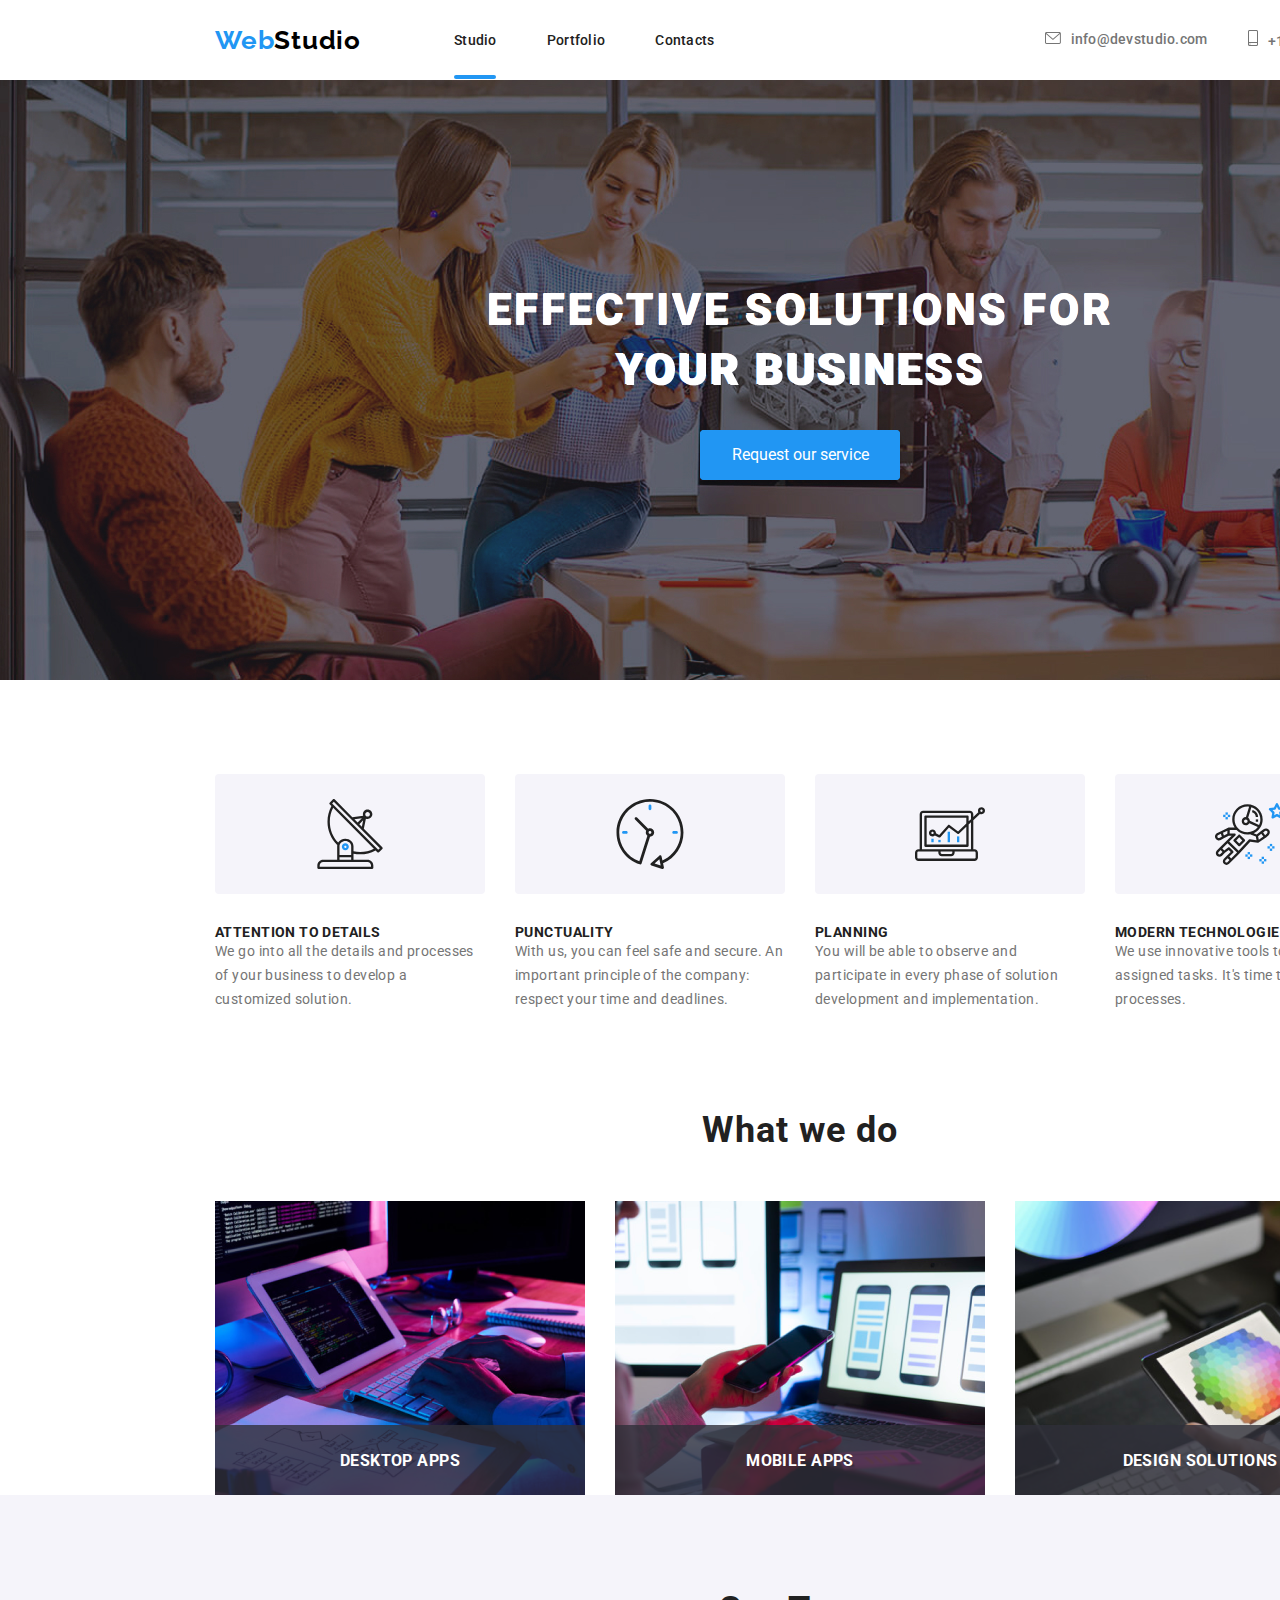
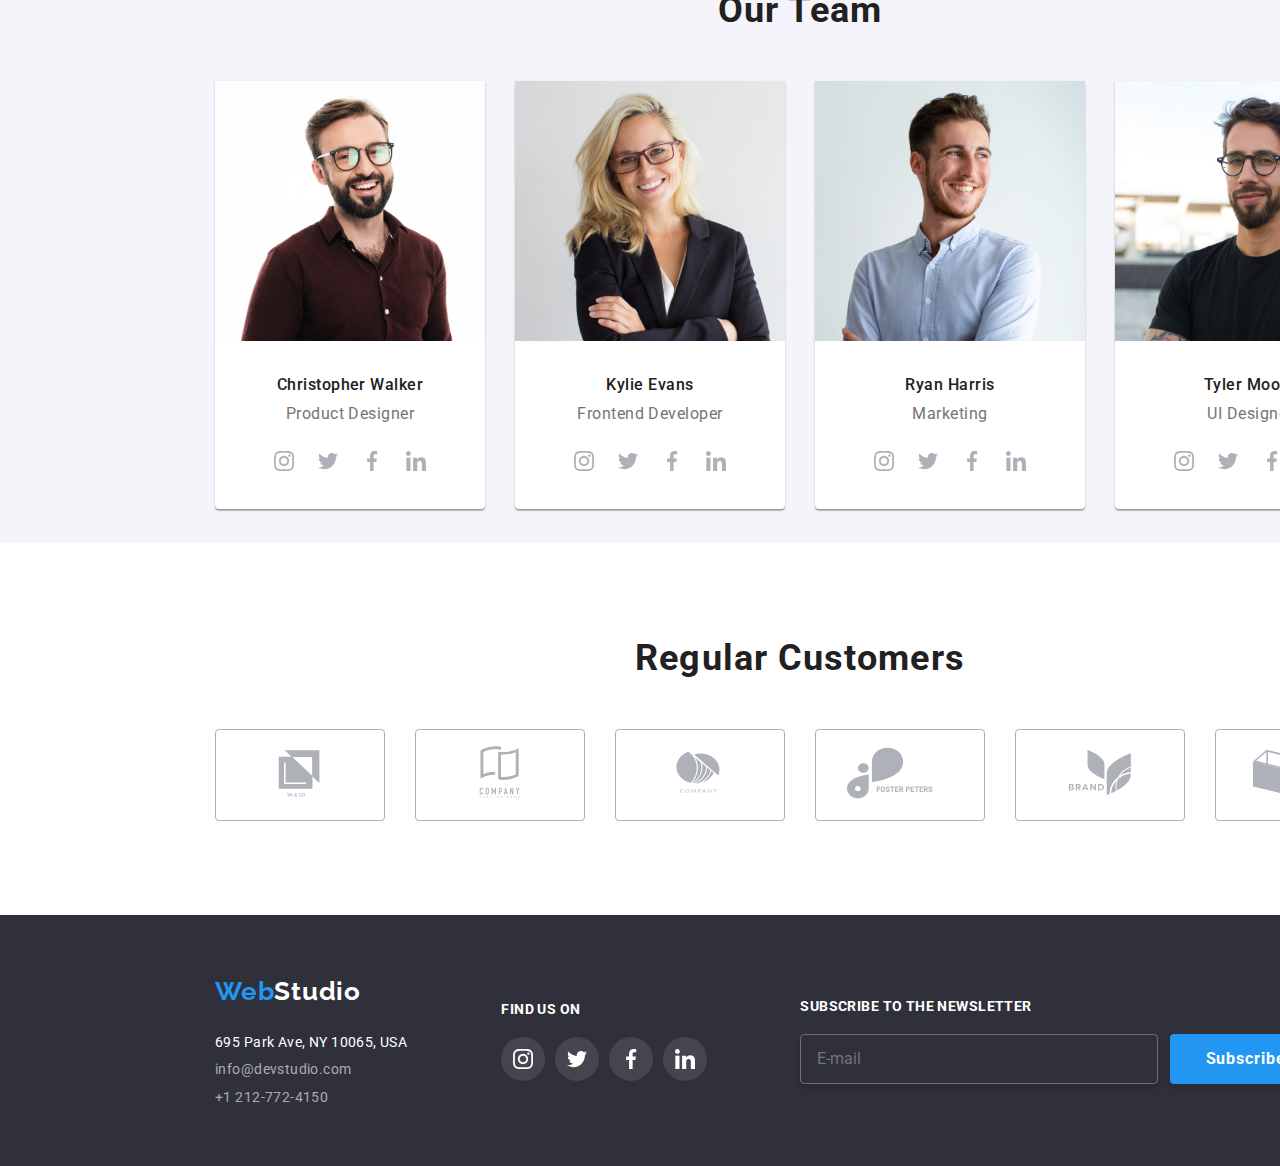
<file: index.html>
<!DOCTYPE html>
<html lang="en">
  <head>
    <meta charset="UTF-8" />
    <meta name="viewport" content="width=device-width, initial-scale=1.0" />
    <title>WebStudio</title>
    <link rel="preconnect" href="https://fonts.googleapis.com" />
    <link rel="preconnect" href="https://fonts.gstatic.com" crossorigin />
    <link
      href="https://fonts.googleapis.com/css2?family=Raleway:wght@700&family=Roboto:wght@400;500;700;900&display=swap"
      rel="stylesheet"
    />
    <link rel="stylesheet" href="./css/modern-normalize.css" />
    <link rel="stylesheet" href="./css/style.css" />
  </head>
  <body class="container">
    <header>
      <div class="navigation-bar">
        <a href="./index.html" class="logo"
          ><span class="logo-web">Web</span>Studio</a
        >
        <nav class="nav">
          <ul class="navigation">
            <li>
              <a href="./index.html" class="nav-links index-page">Studio</a>
            </li>
            <li>
              <a href="./portfolio.html" class="nav-links portfolio"
                >Portfolio</a
              >
            </li>
            <li><a href="" class="nav-links contacts-page">Contacts</a></li>
          </ul>
        </nav>
        <div class="nav-contacts-pos">
          <div>
            <a href="mailto:info@devstudio.com" class="nav-contacts">
              <svg width="16px" height="12px" class="nav-icon">
                <use
                  href="./images/icons.svg#icon-email"
                  width="16px"
                  height="12px"
                ></use></svg
              >info@devstudio.com</a
            >
          </div>

          <div>
            <a href="tel:+12127724150" class="nav-contacts">
              <svg width="10px" height="16px" class="nav-icon">
                <use
                  href="./images/icons.svg#icon-smartphone"
                  width="10px"
                  height="16px"
                ></use></svg
              >+1 212-772-4150</a
            >
          </div>
        </div>
      </div>
      <section class="hero-section">
        <h1 class="hero-heading">EFFECTIVE SOLUTIONS FOR YOUR BUSINESS</h1>
        <button type="button" data-modal-open>Request our service</button>
      </section>
    </header>
    <main>
      <section>
        <div class="what-we-do-articles">
          <div>
            <div class="bg-art-logo">
              <svg width="70px" height="70px">
                <use href="./images/icons.svg#icon-antenna"></use>
              </svg>
            </div>
            <h3 class="article-heading">ATTENTION TO DETAILS</h3>
            <p class="text-article">
              We go into all the details and processes of your business to
              develop a customized solution.
            </p>
          </div>
          <div>
            <div class="bg-art-logo">
              <svg width="70px" height="70px">
                <use href="./images/icons.svg#icon-clock"></use>
              </svg>
            </div>
            <h3 class="article-heading">PUNCTUALITY</h3>
            <p class="text-article">
              With us, you can feel safe and secure. An important principle of
              the company: respect your time and deadlines.
            </p>
          </div>
          <div>
            <div class="bg-art-logo">
              <svg width="70px" height="70px">
                <use href="./images/icons.svg#icon-diagram"></use>
              </svg>
            </div>
            <h3 class="article-heading">PLANNING</h3>
            <p class="text-article">
              You will be able to observe and participate in every phase of
              solution development and implementation.
            </p>
          </div>
          <div>
            <div class="bg-art-logo">
              <svg width="70px" height="70px">
                <use href="./images/icons.svg#icon-astronaut"></use>
              </svg>
            </div>
            <h3 class="article-heading">MODERN TECHNOLOGIES</h3>
            <p class="text-article">
              We use innovative tools to solve assigned tasks. It's time to
              simplify work processes.
            </p>
          </div>
        </div>

        <div>
          <h2 class="section-heading what-we-do-heading">What we do</h2>

          <ul class="what-we-do-photos">
            <li class="what-we-do-card">
              <img
                src="./images/man-writing-on-keyboard.png"
                alt="man writing on keyboard"
                width="370"
              />
              <div class="overlay-text">
                <h3>DESKTOP APPS</h3>
              </div>
            </li>
            <li class="what-we-do-card">
              <img
                src="./images/man-woking-at-a-laptop-and-a-phone.png"
                alt="man woking at a laptop and a phone"
                width="370"
              />
              <div class="overlay-text">
                <h3>Mobile APPS</h3>
              </div>
            </li>
            <li class="what-we-do-card">
              <img
                src="./images/a-tablet-with-colors-grid.png"
                alt="a tablet with colors grid"
                width="370"
              />
              <div class="overlay-text">
                <h3>DESIGN SOLUTIONS</h3>
              </div>
            </li>
          </ul>
        </div>
      </section>

      <section class="team-section">
        <h2 class="section-heading out-team-heading">Our Team</h2>
        <div class="team-cards">
          <ul>
            <li class="team-card">
              <img
                src="./images/chris-walker.jpg"
                alt="Christopher Walker"
                width="270"
              />
              <h2 class="team-member-name">Christopher Walker</h2>
              <p class="team-member-function">Product Designer</p>
              <div class="team-social-links">
                <a href=""
                  ><svg width="20px" height="20px">
                    <use href="./images/icons.svg#icon-instagram"></use></svg
                ></a>
                <a href=""
                  ><svg width="20px" height="20px">
                    <use href="./images/icons.svg#icon-twitter"></use></svg
                ></a>
                <a href=""
                  ><svg width="20px" height="20px">
                    <use href="./images/icons.svg#icon-facebook"></use></svg
                ></a>
                <a href=""
                  ><svg width="20px" height="20px">
                    <use href="./images/icons.svg#icon-linkedin"></use></svg
                ></a>
              </div>
            </li>
            <li class="team-card">
              <img
                src="./images/kylie-evans.jpg"
                alt="Kylie Evans"
                width="270"
              />
              <h2 class="team-member-name">Kylie Evans</h2>
              <p class="team-member-function">Frontend Developer</p>
              <div class="team-social-links">
                <a href=""
                  ><svg width="20px" height="20px">
                    <use href="./images/icons.svg#icon-instagram"></use></svg
                ></a>
                <a href=""
                  ><svg width="20px" height="20px">
                    <use href="./images/icons.svg#icon-twitter"></use></svg
                ></a>
                <a href=""
                  ><svg width="20px" height="20px">
                    <use href="./images/icons.svg#icon-facebook"></use></svg
                ></a>
                <a href=""
                  ><svg width="20px" height="20px">
                    <use href="./images/icons.svg#icon-linkedin"></use></svg
                ></a>
              </div>
            </li>
            <li class="team-card">
              <img
                src="./images/ryan-harris.jpg"
                alt="Ryan Harris"
                width="270"
              />
              <h2 class="team-member-name">Ryan Harris</h2>
              <p class="team-member-function">Marketing</p>
              <div class="team-social-links">
                <a href=""
                  ><svg width="20px" height="20px">
                    <use href="./images/icons.svg#icon-instagram"></use></svg
                ></a>
                <a href=""
                  ><svg width="20px" height="20px">
                    <use href="./images/icons.svg#icon-twitter"></use></svg
                ></a>
                <a href=""
                  ><svg width="20px" height="20px">
                    <use href="./images/icons.svg#icon-facebook"></use></svg
                ></a>
                <a href=""
                  ><svg width="20px" height="20px">
                    <use href="./images/icons.svg#icon-linkedin"></use></svg
                ></a>
              </div>
            </li>
            <li class="team-card">
              <img
                src="./images/tyler-moore.jpg"
                alt="Tyler Moore"
                width="270"
              />
              <h2 class="team-member-name">Tyler Moore</h2>
              <p class="team-member-function">UI Designer</p>
              <div class="team-social-links">
                <a href=""
                  ><svg width="20px" height="20px">
                    <use href="./images/icons.svg#icon-instagram"></use></svg
                ></a>
                <a href=""
                  ><svg width="20px" height="20px">
                    <use href="./images/icons.svg#icon-twitter"></use></svg
                ></a>
                <a href=""
                  ><svg width="20px" height="20px">
                    <use href="./images/icons.svg#icon-facebook"></use></svg
                ></a>
                <a href=""
                  ><svg width="20px" height="20px">
                    <use href="./images/icons.svg#icon-linkedin"></use></svg
                ></a>
              </div>
            </li>
          </ul>
        </div>
      </section>

      <section>
        <h2 class="regular-customers">Regular Customers</h2>
        <div class="customers-cards">
          <ul>
            <li>
              <a href=""
                ><svg>
                  <use href="./images/icons.svg#icon-ya-and-co-logo"></use></svg
              ></a>
            </li>
            <li>
              <a href=""
                ><svg>
                  <use href="./images/icons.svg#icon-company-logo"></use></svg
              ></a>
            </li>
            <li>
              <a href=""
                ><svg>
                  <use href="./images/icons.svg#icon-company-2-logo"></use></svg
              ></a>
            </li>
            <li>
              <a href=""
                ><svg>
                  <use href="./images/icons.svg#icon-foster-peters"></use></svg
              ></a>
            </li>
            <li>
              <a href=""
                ><svg>
                  <use href="./images/icons.svg#icon-brand-logo"></use></svg
              ></a>
            </li>
            <li>
              <a href=""
                ><svg>
                  <use
                    href="./images/icons.svg#icon-company-tag-line-logo"
                  ></use></svg
              ></a>
            </li>
          </ul>
        </div>
      </section>

      <footer class="footer-section">
        <div>
          <a href="index.html" class="footer-logo"
            ><span class="logo-web">Web</span>Studio</a
          >

          <address class="footer-contacts-section">
            <p class="footer-adress">695 Park Ave, NY 10065, USA</p>
            <a
              href="mailto:info@devstudio.com"
              class="footer-contacts footer-mail"
              >info@devstudio.com</a
            >
            <a href="tel:+12127724150" class="footer-contacts"
              >+1 212-772-4150</a
            >
          </address>
        </div>
        <div class="social-links-footer">
          <h3>find us on</h3>
          <ul>
            <li>
              <a href=""
                ><svg width="20px" height="20px">
                  <use href="./images/icons.svg#icon-instagram"></use></svg
              ></a>
            </li>
            <li>
              <a href=""
                ><svg width="20px" height="20px">
                  <use href="./images/icons.svg#icon-twitter"></use></svg
              ></a>
            </li>
            <li>
              <a href=""
                ><svg width="20px" height="20px">
                  <use href="./images/icons.svg#icon-facebook"></use></svg
              ></a>
            </li>
            <li>
              <a href=""
                ><svg width="20px" height="20px">
                  <use href="./images/icons.svg#icon-linkedin"></use></svg
              ></a>
            </li>
          </ul>
        </div>

        <div class="form">
          <h3>Subscribe to the newsletter</h3>
          <form class="footer-form">
            <label class="footer-email-form">
              <input type="email" name="email" placeholder="E-mail" />
            </label>

            <button type="submit" class="footer-form-btn">
              <p>Subscribe</p>
              <svg width="24px" height="24px">
                <use href="./images/icons.svg#icon-sed"></use>
              </svg>
            </button>
          </form>
        </div>
      </footer>
    </main>

    <!-- MODAL -->

    <div class="modal is-hidden" data-modal>
      <div class="modal-content">
        <button class="close-btn" data-modal-close><span>&times;</span></button>
        <div class="modal-form-content">
          <h2>Leave your information and we'll call you back</h2>
          <form class="modal-form">
            <div class="name-form imput-field">
              <span>Name</span>
              <div>
                <lable class="input-section">
                  <input type="text" name="name" />
                  <svg width="18px" height="18px" class="form-icons name-icon">
                    <use href="./images/icons.svg#icon-name-field"></use>
                  </svg>
                </lable>
              </div>
            </div>
            <div class="tel-form imput-field">
              <span>Telephone</span>
              <div>
                <lable class="input-section">
                  <input type="tel" name="telephon" />
                  <svg width="18px" height="18px" class="form-icons">
                    <use href="./images/icons.svg#icon-tel-field"></use></svg
                ></lable>
              </div>
            </div>
            <div class="email-form imput-field">
              <span>E-mail</span>
              <div>
                <lable class="input-section">
                  <input type="email" name="email" />
                  <svg width="18px" height="18px" class="form-icons">
                    <use href="./images/icons.svg#icon-email-field"></use>
                  </svg>
                </lable>
              </div>
            </div>
            <div class="comments-form">
              <span>Comments</span>
              <div>
                <lable>
                  <textarea
                    name="comments"
                    placeholder="Enter the text"
                  ></textarea>
                </lable>
              </div>
            </div>
            <div class="terms-and-conds">
              <label class="terms-and-conds-lbl">
                <input type="checkbox" class="checkmark" name="agreement" />
                <svg width="16px" height="16px" class="check-box">
                  <use href="./images/icons.svg#checkbox"></use>
                </svg>
                <span class="agreement-check">
                  I agree with the letter and accept the
                  <a href="">Terms and Conditions</a>
                </span>
              </label>
            </div>
            <button type="submit" class="send-btn">Send</button>
          </form>
        </div>
      </div>
    </div>

    <script src="./js/modal.js"></script>
  </body>
</html>
</file>
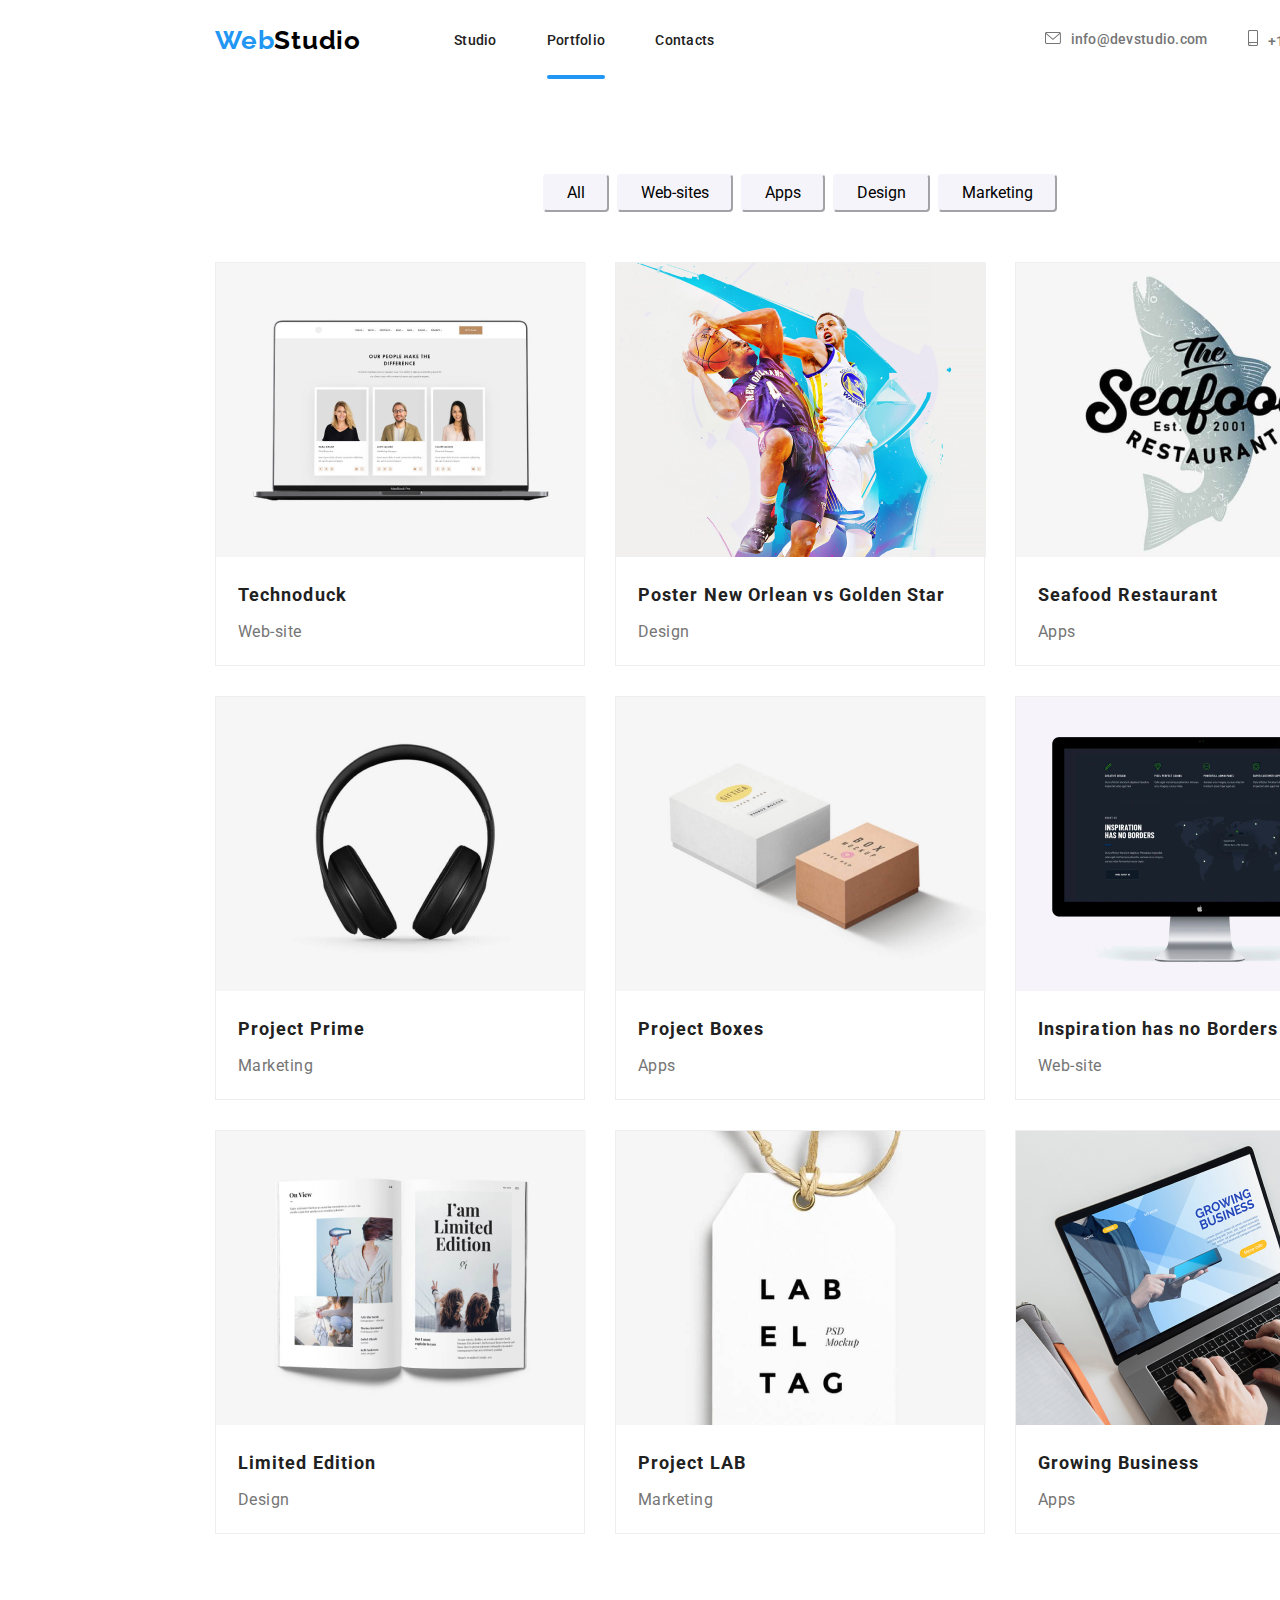
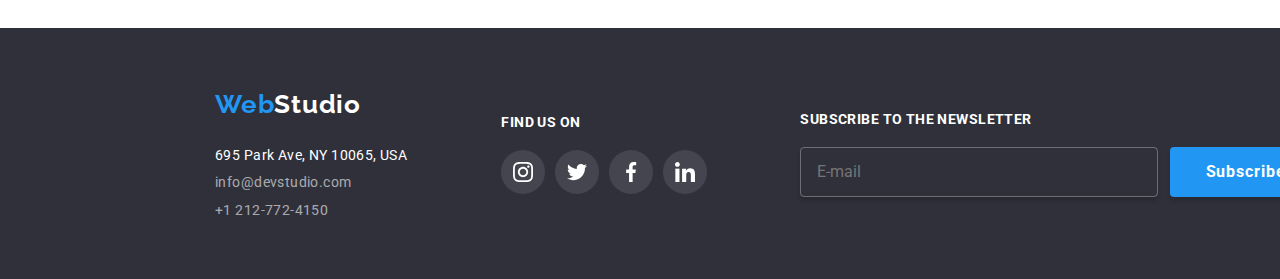
<file: portfolio.html>
<!DOCTYPE html>
<html lang="en">
  <head>
    <meta charset="UTF-8" />
    <meta name="viewport" content="width=device-width, initial-scale=1.0" />
    <title>Portfolio</title>
    <link rel="preconnect" href="https://fonts.googleapis.com" />
    <link rel="preconnect" href="https://fonts.gstatic.com" crossorigin />
    <link
      href="https://fonts.googleapis.com/css2?family=Raleway:wght@700&family=Roboto:wght@400;500;700;900&display=swap"
      rel="stylesheet"
    />
    <link rel="stylesheet" href="./css/modern-normalize.css" />
    <link rel="stylesheet" href="./css/style.css" />
  </head>

  <body class="container">
    <header>
      <div class="navigation-bar">
        <a href="./index.html" class="logo"
          ><span class="logo-web">Web</span>Studio</a
        >
        <nav>
          <ul class="navigation">
            <li>
              <a href="./index.html" class="nav-links index">Studio</a>
            </li>
            <li>
              <a href="./portfolio.html" class="nav-links portfolio-page"
                >Portfolio</a
              >
            </li>
            <li><a href="" class="nav-links">Contacts</a></li>
          </ul>
        </nav>
        <div class="nav-contacts-pos">
          <div>
            <a href="mailto:info@devstudio.com" class="nav-contacts">
              <svg width="16px" height="12px" class="nav-icon">
                <use
                  href="./images/icons.svg#icon-email"
                  width="16px"
                  height="12px"
                ></use></svg
              >info@devstudio.com</a
            >
          </div>

          <div>
            <a href="tel:+12127724150" class="nav-contacts">
              <svg width="10px" height="16px" class="nav-icon">
                <use
                  href="./images/icons.svg#icon-smartphone"
                  width="10px"
                  height="16px"
                ></use></svg
              >+1 212-772-4150</a
            >
          </div>
        </div>
      </div>
    </header>
    <section>
      <div class="section-buttons">
        <button type="button">All</button>
        <button type="button">Web-sites</button>
        <button type="button">Apps</button>
        <button type="button">Design</button>
        <button type="button">Marketing</button>
      </div>
      <ul class="cards">
        <li class="card">
          <div class="overlay-card">
            <img
              src="./images/portfolio/technoduck.jpg"
              alt="a laptop"
              width="370"
            />
            <div class="overlay-card-text">
              <p>
                Technoduck is a state-of-the-art coronavirus distribution
                platform. Companies use this platform for digital espionage and
                attacks on competitors' secure servers.
              </p>
            </div>
          </div>
          <div>
            <h2 class="project-name">Technoduck</h2>
            <p class="project-type">Web-site</p>
          </div>
        </li>
        <li class="card">
          <div class="overlay-card">
            <img
              src="./images/portfolio/poster-new-orlean-vs-golden-star.jpg"
              alt="tow basket players"
              width="370"
            />
            <div class="overlay-card-text">
              <p>
                Technoduck is a state-of-the-art coronavirus distribution
                platform. Companies use this platform for digital espionage and
                attacks on competitors' secure servers.
              </p>
            </div>
          </div>
          <h2 class="project-name">Poster New Orlean vs Golden Star</h2>
          <p class="project-type">Design</p>
        </li>
        <li class="card">
          <div class="overlay-card">
            <img
              src="./images/portfolio/seafood-restaurant.jpg"
              alt="a seafood restaurant logo"
              width="370"
            />
            <div class="overlay-card-text">
              <p>
                Technoduck is a state-of-the-art coronavirus distribution
                platform. Companies use this platform for digital espionage and
                attacks on competitors' secure servers.
              </p>
            </div>
          </div>

          <h2 class="project-name">Seafood Restaurant</h2>
          <p class="project-type">Apps</p>
        </li>
        <li class="card">
          <div class="overlay-card">
            <img
              src="./images/portfolio/project-prime.jpg"
              alt="a pair of headphones over the ears"
              width="370"
            />
            <div class="overlay-card-text">
              <p>
                Technoduck is a state-of-the-art coronavirus distribution
                platform. Companies use this platform for digital espionage and
                attacks on competitors' secure servers.
              </p>
            </div>
          </div>
          <h2 class="project-name">Project Prime</h2>
          <p class="project-type">Marketing</p>
        </li>
        <li class="card">
          <div class="overlay-card">
            <img
              src="./images/portfolio/project-boxes.jpg"
              alt="two boxes"
              width="370"
            />
            <div class="overlay-card-text">
              <p>
                Technoduck is a state-of-the-art coronavirus distribution
                platform. Companies use this platform for digital espionage and
                attacks on competitors' secure servers.
              </p>
            </div>
          </div>
          <h2 class="project-name">Project Boxes</h2>
          <p class="project-type">Apps</p>
        </li>
        <li class="card">
          <div class="overlay-card">
            <img
              src="./images/portfolio/inspiration-has-no-borders.jpg"
              alt="a monitor"
              width="370"
            />
            <div class="overlay-card-text">
              <p>
                Technoduck is a state-of-the-art coronavirus distribution
                platform. Companies use this platform for digital espionage and
                attacks on competitors' secure servers.
              </p>
            </div>
          </div>
          <h2 class="project-name">Inspiration has no Borders</h2>
          <p class="project-type">Web-site</p>
        </li>
        <li class="card">
          <div class="overlay-card">
            <img
              src="./images/portfolio/limited-edition.jpg"
              alt="a magazine"
              width="370"
            />
            <div class="overlay-card-text">
              <p>
                Technoduck is a state-of-the-art coronavirus distribution
                platform. Companies use this platform for digital espionage and
                attacks on competitors' secure servers.
              </p>
            </div>
          </div>
          <h2 class="project-name">Limited Edition</h2>
          <p class="project-type">Design</p>
        </li>
        <li class="card">
          <div class="overlay-card">
            <img
              src="./images/portfolio/project-lab.jpg"
              alt="a label tag"
              width="370"
            />
            <div class="overlay-card-text">
              <p>
                Technoduck is a state-of-the-art coronavirus distribution
                platform. Companies use this platform for digital espionage and
                attacks on competitors' secure servers.
              </p>
            </div>
          </div>
          <h2 class="project-name">Project LAB</h2>
          <p class="project-type">Marketing</p>
        </li>
        <li class="card">
          <div class="overlay-card">
            <img
              src="./images/portfolio/growing-business.jpg"
              alt="a man writes on a laptop"
              width="370"
            />
            <div class="overlay-card-text">
              <p>
                Technoduck is a state-of-the-art coronavirus distribution
                platform. Companies use this platform for digital espionage and
                attacks on competitors' secure servers.
              </p>
            </div>
          </div>
          <h2 class="project-name">Growing Business</h2>
          <p class="project-type">Apps</p>
        </li>
      </ul>
    </section>

    <footer class="footer-section">
      <div>
        <a href="index.html" class="footer-logo"
          ><span class="logo-web">Web</span>Studio</a
        >

        <address class="footer-contacts-section">
          <p class="footer-adress">695 Park Ave, NY 10065, USA</p>
          <a
            href="mailto:info@devstudio.com"
            class="footer-contacts footer-mail"
            >info@devstudio.com</a
          >
          <a href="tel:+12127724150" class="footer-contacts">+1 212-772-4150</a>
        </address>
      </div>
      <div class="social-links-footer">
        <h3>find us on</h3>
        <ul>
          <li>
            <a href=""
              ><svg width="20px" height="20px">
                <use href="./images/icons.svg#icon-instagram"></use></svg
            ></a>
          </li>
          <li>
            <a href=""
              ><svg width="20px" height="20px">
                <use href="./images/icons.svg#icon-twitter"></use></svg
            ></a>
          </li>
          <li>
            <a href=""
              ><svg width="20px" height="20px">
                <use href="./images/icons.svg#icon-facebook"></use></svg
            ></a>
          </li>
          <li>
            <a href=""
              ><svg width="20px" height="20px">
                <use href="./images/icons.svg#icon-linkedin"></use></svg
            ></a>
          </li>
        </ul>
      </div>

      <div class="form">
        <h3>Subscribe to the newsletter</h3>
        <form class="footer-form">
          <label class="footer-email-form">
            <input type="email" name="email" placeholder="E-mail" />
          </label>

          <button type="submit" class="footer-form-btn">
            <p>Subscribe</p>
            <svg width="24px" height="24px">
              <use href="./images/icons.svg#icon-sed"></use>
            </svg>
          </button>
        </form>
      </div>
    </footer>
  </body>
</html>
</file>
<file: css/style.css>
* {
  margin: 0;
  padding: 0;
  box-sizing: "Border-box";
}

:root {
  --font-family: "Roboto", sans-serif;
  --logo-font-family: "Raleway", sans-serif;
  --hero-head-color: #fff;
  --nav-contacts-color: #757575;
  --logo-color: #000000;
  --footer-logo-color: #fff;
  --logo-web-color: #2196f3;
  --footer-contacts-color: rgba(255, 255, 255, 0.6);
  --transition: 250ms cubic-bezier(0.4, 0, 0.2, 1);
}

body {
  font-family: var(--font-family);
  color: #212121;
}

.container {
  width: 1600px;
}

button {
  cursor: pointer;
}

.logo {
  color: var(--logo-color);
  font-size: 26px;
  font-family: var(--logo-font-family);
  font-style: normal;
  font-weight: 700;
  line-height: normal;
  letter-spacing: 0.78px;
}

.cards {
  display: flex;
  justify-content: center;
  align-items: center;
  gap: 30px;
  margin-bottom: 94px;
  margin-top: 50px;
  margin-left: 200px;
  flex-wrap: wrap;
  box-sizing: content-box;
  width: 1200px;
}

.card {
  border: 1px solid #eee;
  background: #fff;
  width: 370px;
  height: 404px;
}

.overlay-card {
  position: relative;
  width: 370px;
  height: 294px;
}

.overlay-card-text {
  position: absolute;
  bottom: 0;
  background-color: #2196f3e6;
  width: 370px;
  color: #fff;
  font-size: 18px;
  font-weight: 400;
  line-height: 28px;
  letter-spacing: 0.54px;
  transition: height var(--transition);
  height: 0;
  overflow: hidden;
}

.overlay-card-text p {
  position: absolute;
  top: 63px;
  left: 24px;
  width: 322px;
}

.overlay-card:hover .overlay-card-text,
.overlay-card:focus .overlay-card-text {
  height: 100%;
}

.section-buttons {
  display: flex;
  justify-content: center;
  align-items: center;
  gap: 8px;
  margin-top: 94px;
}

.section-buttons button {
  height: 38px;
  flex-shrink: 0;
  border-radius: 4px;
  background: #f5f4fa;
  border-color: #f5f4fa;
  padding: 6px 22px 6px 22px;
}

.portfolio-text-button {
  color: #212121;
  text-align: center;
  font-size: 16px;
  font-style: normal;
  font-weight: 500;
  line-height: 26px;
  letter-spacing: 0.48px;
}

.project-name {
  color: #212121;
  font-size: 18px;
  font-style: normal;
  font-weight: 700;
  line-height: 36px;
  letter-spacing: 1.08px;
  padding-left: 22px;
  padding-top: 20px;
  padding-bottom: 4px;
}

.project-type {
  color: #757575;
  font-size: 16px;
  font-style: normal;
  font-weight: 400;
  line-height: 30px;
  letter-spacing: 0.48px;
  padding-left: 22px;
  padding-bottom: 20px;
}

.footer-logo {
  color: var(--footer-logo-color);
  font-size: 26px;
  font-family: Raleway;
  font-style: normal;
  font-weight: 700;
  line-height: normal;
  letter-spacing: 0.78px;
}

.logo-web {
  color: var(--logo-web-color);
}

a {
  text-decoration: none;
}

ul {
  list-style: none;
}

.nav-links:hover,
.nav-links:focus,
.nav-contacts:hover,
.nav-contacts:focus,
.footer-contacts:hover,
.footer-contacts:focus {
  color: #2196f3;
}

.navigation .index-page::after {
  content: "";
  position: absolute;
  width: 42px;
  height: 4px;
  border-radius: 2px;
  background: #2196f3;
  top: 43px;
  display: flex;
}

.navigation .portfolio-page::after {
  content: "";
  position: absolute;
  width: 58px;
  height: 4px;
  border-radius: 2px;
  background: #2196f3;
  top: 43px;
  display: flex;
}

.nav-links {
  font-size: 14px;
  font-style: normal;
  font-weight: 500;
  line-height: normal;
  letter-spacing: 0.28px;
  color: #212121;
  position: relative;
  transition: color var(--transition);
}

.navigation-bar {
  display: flex;
  height: 80px;
  align-items: center;
  padding-left: 215px;
  padding-right: 215px;
}

.navigation {
  display: flex;
  padding-left: 93px;
  gap: 50px;
  padding-right: 330px;
  position: relative;
}

.nav-contacts {
  color: var(--nav-contacts-color);
  font-size: 14px;
  font-style: normal;
  font-weight: 500;
  line-height: normal;
  letter-spacing: 0.28px;
  transition: color var(--transition);
}

.nav-icon {
  margin-right: 10px;
}

.nav-contacts-pos {
  display: flex;
  gap: 40px;
}

.footer-contacts {
  color: rgba(255, 255, 255, 0.6);
  font-size: 14px;
  font-style: normal;
  font-weight: 400;
  line-height: 1.14;
  letter-spacing: 0.42px;
  transition: color var(--transition);
}

.footer-adress {
  color: #fff;
  font-size: 14px;
  font-style: normal;
  font-weight: 400;
  line-height: normal;
  letter-spacing: 0.42px;
  margin: 0;
  padding-top: 28px;
}

.hero-section {
  display: flex;
  background-color: #2f303a;
  height: 600px;
  justify-content: center;
  align-items: center;
  flex-wrap: wrap;
  flex-direction: column;
  background-image: url(../images/hero-background-image.jpg);
}

.hero-section h1 {
  width: 696px;
}

.hero-section button {
  border-radius: 4px;
  background: #2196f3;
  box-shadow: 0px 4px 4px 0px rgba(0, 0, 0, 0.15);
  width: 200px;
  height: 50px;
  flex-shrink: 0;
  border-radius: 4px;
  margin-top: 30px;
  border: none;
  color: #fff;
}

.hero-heading {
  color: #fff;
  text-align: center;
  font-size: 44px;
  font-style: normal;
  font-weight: 900;
  line-height: 1.36;
  letter-spacing: 2.64px;
  text-transform: uppercase;
}

.what-we-do-photos {
  display: flex;
  justify-content: center;
  gap: 30px;
}

.bg-art-logo {
  border-radius: 4px;
  background: #f5f4fa;
  width: 270px;
  height: 120px;
  display: flex;
  justify-content: center;
  align-items: center;
  margin-bottom: 30px;
}

.what-we-do-articles {
  display: flex;
  justify-content: center;
  gap: 30px;
  padding: 94px 215px 94px 215px;
}

.what-we-do-heading {
  padding-bottom: 50px;
}

.what-we-do-card {
  position: relative;
  width: 370px;
  height: 294px;
}

.overlay-text {
  position: absolute;
  bottom: 0;
  background-color: #2f303acc;
  width: 370px;
  height: 70px;
  color: #fff;
  text-align: center;
  font-size: 14px;
  font-weight: 700;
  letter-spacing: 0.42px;
  text-transform: uppercase;
}

.overlay-text h3 {
  margin-top: 27px;
}

.out-team-heading {
  padding-top: 94px;
  padding-bottom: 50px;
}

.team-section {
  background: #f5f4fa;
  height: 648px;
}

.team-section .team-cards ul li {
  border-radius: 0px 0px 4px 4px;
  background: #fff;
  box-shadow: 0px 2px 1px 0px rgba(0, 0, 0, 0.2),
    0px 1px 1px 0px rgba(0, 0, 0, 0.14), 0px 1px 3px 0px rgba(0, 0, 0, 0.12);
  width: 270px;
  height: 428px;
  border-bottom-left-radius: 4px;
  border-bottom-right-radius: 4px;
}

.team-cards ul {
  display: flex;
  justify-content: center;
  align-items: center;
  gap: 30px;
  padding-bottom: 94px;
}

.team-social-links {
  display: flex;
  align-items: center;
  justify-content: center;
  row-gap: 10px;
}

.team-social-links a {
  color: #afb1b8;
  border: 12px solid transparent;
  border-radius: 50%;
  transition: color var(--transition);
}

.team-social-links a:hover,
.team-social-links a:focus {
  background-color: #2196f3;
  border-color: #2196f3;
  border-radius: 50%;
  color: #fff;
}

.article-heading {
  font-size: 14px;
  font-style: normal;
  font-weight: 700;
  line-height: normal;
  letter-spacing: 0.42px;
  text-transform: uppercase;
}

.text-article {
  color: #757575;
  font-size: 14px;
  font-style: normal;
  font-weight: 400;
  line-height: 1.71;
  letter-spacing: 0.42px;
  width: 270px;
  height: 75px;
}

.section-heading {
  text-align: center;
  font-size: 36px;
  font-style: normal;
  font-weight: 700;
  line-height: normal;
  letter-spacing: 1.08px;
  margin: 0;
}

.footer-adress {
  color: #fff;
  font-size: 14px;
  font-style: normal;
  font-weight: 400;
  line-height: normal;
  letter-spacing: 0.42px;
}

a.footer-mail {
  padding-top: 12px;
  padding-bottom: 12px;
}

.social-links-footer h3 {
  color: #fff;
  font-size: 14px;
  font-style: normal;
  font-weight: 700;
  line-height: normal;
  letter-spacing: 0.42px;
  text-transform: uppercase;
}

.footer-section {
  background-color: #2f303a;
  height: 251px;
  display: flex;
  justify-content: start;
  align-items: center;
  padding-left: 215px;
  padding-right: 215px;
}

.footer-contacts-section {
  display: flex;
  flex-direction: column;
}

.social-links-footer ul {
  display: flex;
  gap: 10px;
}

.social-links-footer a {
  background-color: #ffffff1a;
  border: 12px solid;
  border-radius: 50%;
  border-color: transparent;
  display: flex;
  align-items: center;
  justify-content: center;
}

.social-links-footer a {
  color: #fff;
}

.social-links-footer a:hover,
.social-links-footer a:focus {
  color: #fff;
  background-color: #2196f3;
  border: 12px solid;
  border-radius: 50%;
  border-color: transparent;
}

.social-links-footer {
  display: flex;
  flex-direction: column;
  gap: 20px;
  margin-left: 94px;
  transition: color var(--transition);
}

/* footer form */

.form {
  margin-left: 93px;
  display: flex;
  flex-direction: column;
  gap: 20px;
}

.form h3 {
  color: #fff;
  font-size: 14px;
  font-style: normal;
  font-weight: 700;
  line-height: normal;
  letter-spacing: 0.42px;
  text-transform: uppercase;
}

.footer-form {
  display: flex;
  gap: 12px;
}

.footer-email-form input {
  width: 358px;
  height: 50px;
  border-radius: 4px;
  border: 1px solid rgba(255, 255, 255, 0.3);
  background: rgba(33, 150, 243, 0);
  box-shadow: 0px 4px 4px 0px rgba(0, 0, 0, 0.15);
  padding-left: 16px;
  color: #fff;
}

.footer-form-btn {
  border-radius: 4px;
  background: #2196f3;
  box-shadow: 0px 4px 4px 0px rgba(0, 0, 0, 0.15);
  width: 200px;
  height: 50px;
  border: none;
  display: flex;
  justify-content: center;
  align-items: center;
  gap: 25px;
}

.footer-form-btn p {
  color: #fff;
  text-align: center;
  font-size: 16px;
  font-style: normal;
  font-weight: 700;
  line-height: 30px; /* 187.5% */
  letter-spacing: 0.96px;
}

.team-member-name {
  color: #212121;
  text-align: center;
  font-size: 16px;
  font-style: normal;
  font-weight: 500;
  line-height: normal;
  letter-spacing: 0.48px;
  margin-top: 30px;
  padding-bottom: 10px;
}

.team-member-function {
  color: #757575;
  text-align: center;
  font-size: 16px;
  font-style: normal;
  font-weight: 400;
  line-height: normal;
  letter-spacing: 0.48px;
  padding-bottom: 16px;
}

.regular-customers {
  color: #212121;
  text-align: center;
  font-size: 36px;
  font-style: normal;
  font-weight: 700;
  line-height: normal;
  letter-spacing: 1.08px;
  text-align: center;
  margin-top: 94px;
}

.customers-cards ul li a svg {
  width: 106px;
  height: 60px;
  color: #afb1b8;
  transition: color var(--transition);
}

.customers-cards ul li {
  width: 170px;
  height: 92px;
  border-radius: 4px;
  border: 1px solid #afb1b8;
  display: flex;
  justify-content: center;
  align-items: center;
  transition: color var(--transition);
}

.customers-cards ul {
  display: flex;
  align-items: center;
  justify-content: center;
  gap: 30px;
  margin-top: 50px;
  margin-bottom: 94px;
}

.customers-cards ul li:hover,
.customers-cards ul li:focus {
  border-radius: 4px;
  border: 1px solid #2196f3;
}

.customers-cards ul li a svg:hover,
.customers-cards ul li a svg:focus {
  color: #2196f3;
}

/* modal */

.modal {
  position: fixed;
  top: 0;
  left: 0;
  width: 100vw;
  height: 100vh;
  display: flex;
  justify-content: center;
  align-items: center;
  background: rgba(0, 0, 0, 0.2);
  transition: 2s ease;
}

.modal-content {
  padding: 16px;
  width: 528px;
  margin: 0 auto;
  height: 581px;
  position: relative;
  border-radius: 4px;
  background: #fff;
  box-shadow: 0px 2px 1px 0px rgba(0, 0, 0, 0.2),
    0px 1px 1px 0px rgba(0, 0, 0, 0.14), 0px 1px 3px 0px rgba(0, 0, 0, 0.12);
  display: flex;
  align-items: center;
  justify-content: center;
}

.is-hidden {
  visibility: hidden;
  opacity: 0;
  transition: 2s ease;
}

.close-btn {
  background-color: transparent;
  color: black;
  border-radius: 50%;
  position: absolute;
  right: 8px;
  top: 8px;
  border: 2px solid lightgray;
  width: 30px;
  height: 30px;
  display: flex;
  justify-content: center;
  align-items: center;
}

.close-btn span {
  width: 18px;
  height: 18px;
}

.close-btn span:hover,
.close-btn span:focus {
  color: #2196f3;
}

.modal-form-content h2 {
  color: #212121;
  text-align: center;
  font-size: 20px;
  font-style: normal;
  font-weight: 700;
  line-height: normal;
  letter-spacing: 0.6px;
}

.modal-form {
  display: flex;
  flex-direction: column;
  align-items: center;
  gap: 10px;
}

.modal-form span {
  color: #757575;
  font-size: 12px;
  font-style: normal;
  font-weight: 400;
  line-height: normal;
  letter-spacing: 0.12px;
}

.modal-form .imput-field input {
  width: 448px;
  border-radius: 4px;
  border: 1px solid rgba(33, 33, 33, 0.2);
  height: 40px;
}

.modal-form textarea {
  width: 448px;
  height: 120px;
  border-radius: 4px;
  border: 1px solid rgba(33, 33, 33, 0.2);
}

.send-btn {
  border-radius: 4px;
  background: #2196f3;
  box-shadow: 0px 4px 4px 0px rgba(0, 0, 0, 0.15);
  width: 200px;
  height: 50px;
  border: none;
  color: #fff;
  text-align: center;
  font-size: 16px;
  font-style: normal;
  font-weight: 700;
  line-height: 30px; /* 187.5% */
  letter-spacing: 0.96px;
  margin-top: 20px;
}

.input-section {
  position: relative;
}

.input-section input {
  padding: 0 35px;
}

.form-icons {
  position: absolute;
  top: 0px;
  left: 12px;
}

.comments-form textarea {
  padding: 12px 16px;
}

.comments-form textarea::placeholder {
  color: rgba(117, 117, 117, 0.5);
  font-family: Roboto;
  font-size: 14px;
  font-style: normal;
  font-weight: 400;
  line-height: normal;
  letter-spacing: 0.14px;
}

.modal-form-content h2 {
  margin-bottom: 12px;
}

.terms-and-conds .agreement-check {
  color: #757575;
  font-size: 14px;
  font-style: normal;
  font-weight: 400;
  line-height: 24px;
  letter-spacing: 0.42px;
}

.terms-and-conds {
  margin-top: 10px;
}

input[type="text"]:focus,
input[type="tel"]:focus,
input[type="email"]:focus,
.comments-form textarea:focus {
  outline: none;
  border-radius: 4px;
  border: 1px solid #2196f3;
}

.modal-form input:focus + .form-icons {
  color: #2196f3;
}

.terms-and-conds-lbl {
  display: flex;
  align-items: center;
  justify-content: center;
}

.agreement-check a {
  color: #2196f3;
  text-decoration: underline;
}

.terms-and-conds-lbl .checkmark {
  appearance: none;
}

.terms-and-conds-lbl .check-box {
  width: 16px;
  height: 16px;
  margin-right: 7px;
  fill: none;
  border: 2px solid #212121;
  border-radius: 2px;
  transition: border-color var(--transition), background-color var(--transition),
    fill var(--transition);
}

.terms-and-conds-lbl .checkmark:checked + .check-box {
  background-color: #2196f3;
  border-color: #2196f3;
  fill: #ffffff;
  outline: none;
  stroke: #fff;
  stroke-width: 0.2;
}
</file>
